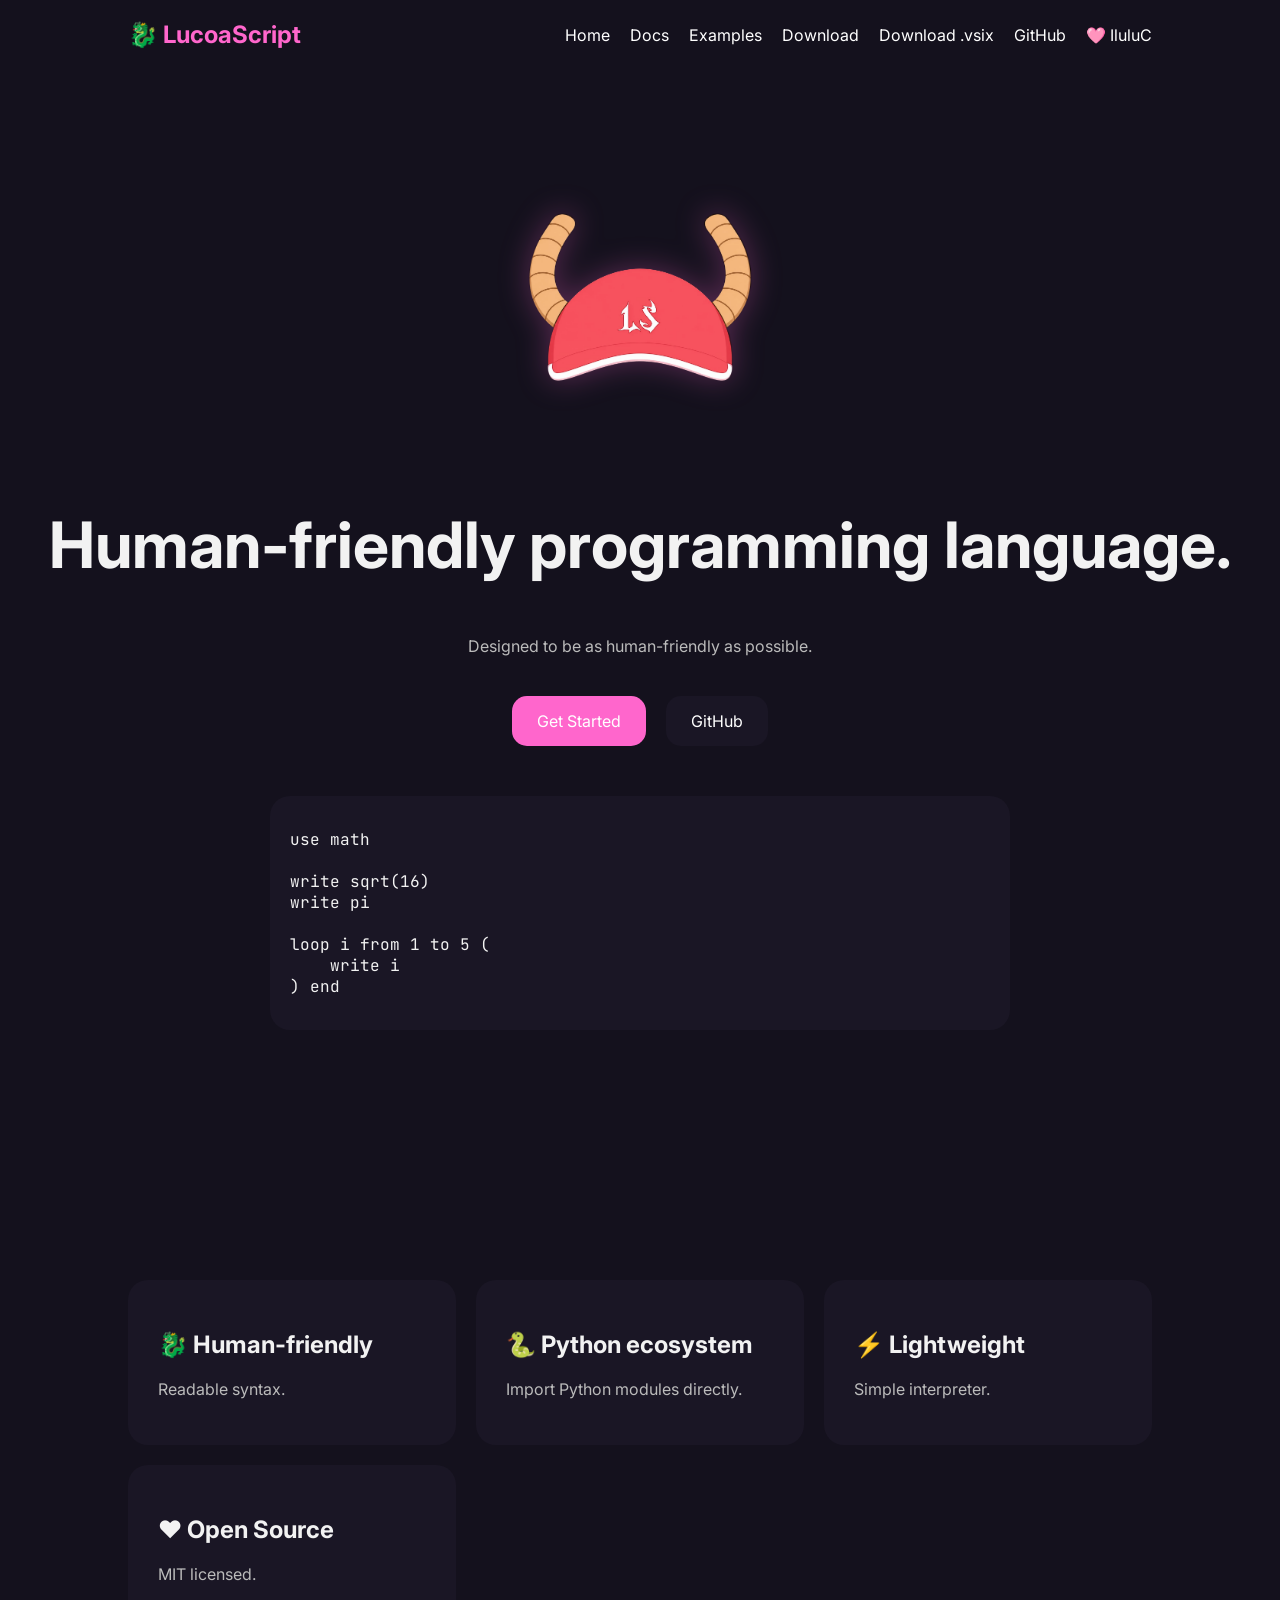
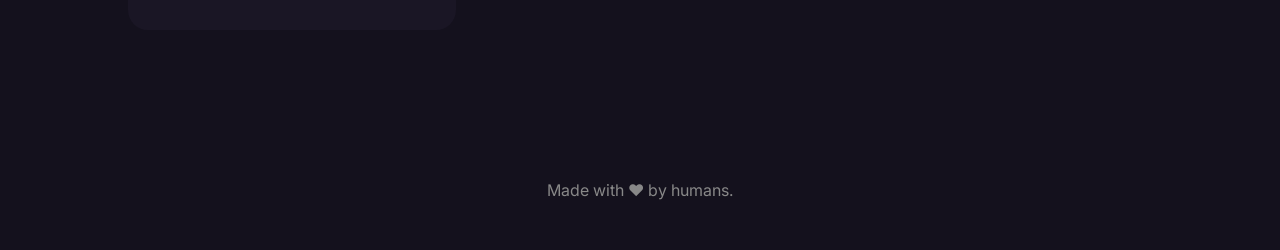
<file: index.html>
<!DOCTYPE html>
<html lang="en">

<head>
    <meta charset="UTF-8">
    <meta name="viewport" content="width=device-width, initial-scale=1.0">
    <title>LucoaScript</title>

    <link rel="stylesheet" href="style.css">
</head>

<body>

<header>

<div class="logo">
🐉 LucoaScript
</div>

<nav>

<a href="index.html">Home</a>

<a href="docs.html">Docs</a>

<a href="examples.html">Examples</a>

<a href="download.html">Download</a>

<a href="downloads/lucoascript-0.0.1.vsix" download>

Download .vsix

</a>

<a href="https://github.com/Dosanko-OS/lucoascript">
GitHub
</a>

<a href="iluluC/index.html">
    🩷 IluluC
</a>

</nav>

</header>


<section class="hero">

<img src="logo.png" class="hero-logo">

<h1>
Human-friendly programming language.
</h1>

<p>
Designed to be as human-friendly as possible.
</p>

<div class="buttons">

<a class="primary" href="download.html">
Get Started
</a>

<a class="secondary"
href="https://github.com/Dosanko-OS/lucoascript">

GitHub

</a>

</div>

<div class="code">

<pre><code>use math

write sqrt(16)
write pi

loop i from 1 to 5 (
    write i
) end
</code></pre>

</div>

</section>


<section class="features">

<div class="card">

<h2>🐉 Human-friendly</h2>

<p>
Readable syntax.
</p>

</div>

<div class="card">

<h2>🐍 Python ecosystem</h2>

<p>
Import Python modules directly.
</p>

</div>

<div class="card">

<h2>⚡ Lightweight</h2>

<p>
Simple interpreter.
</p>

</div>

<div class="card">

<h2>❤️ Open Source</h2>

<p>
MIT licensed.
</p>

</div>

</section>

<footer>

Made with ❤️ by humans.

</footer>

<script src="script.js"></script>

</body>
</html>
</file>
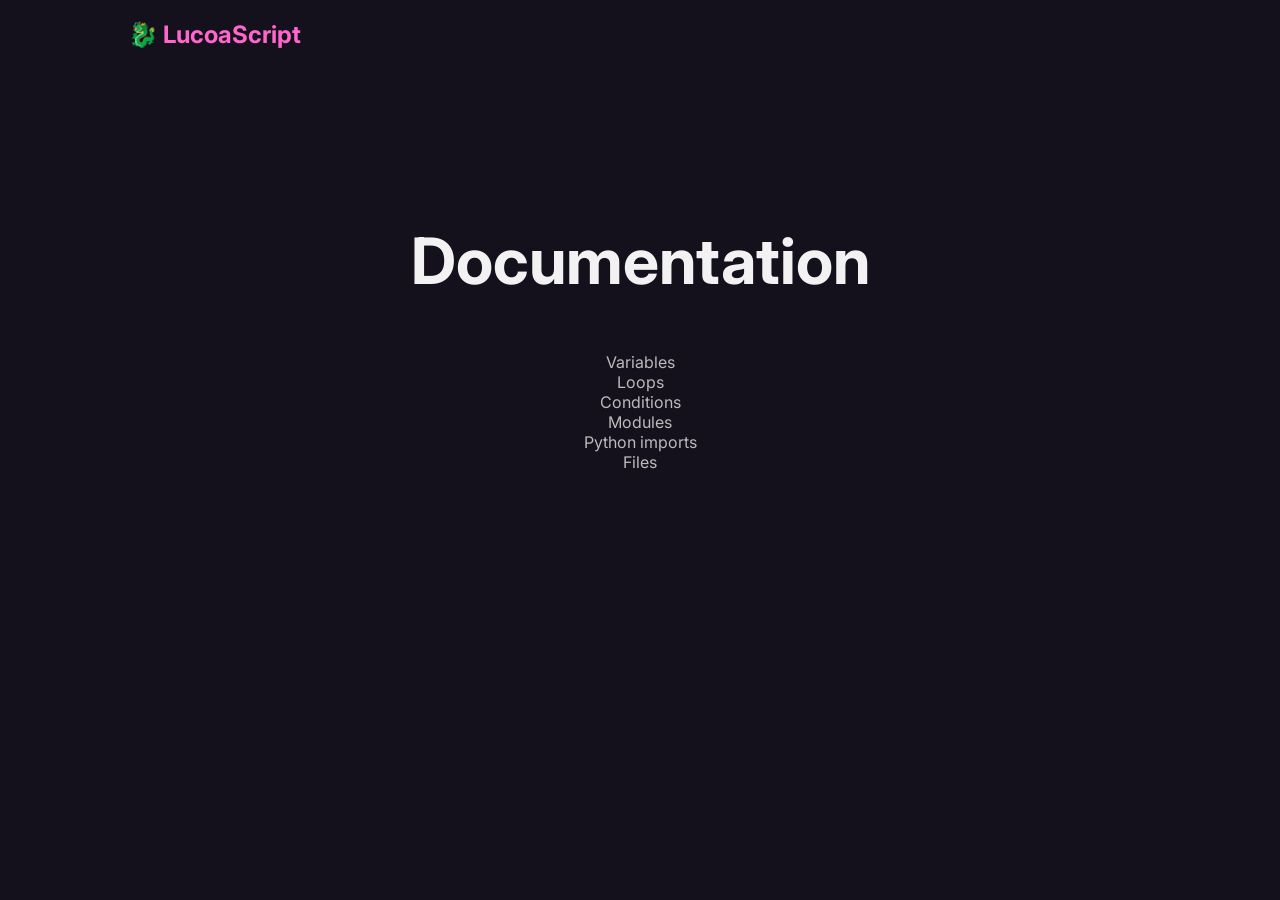
<file: docs.html>
<!DOCTYPE html>
<html>

<head>

<title>LucoaScript Docs</title>

<link rel="stylesheet" href="style.css">

</head>

<body>

<header>

<div class="logo">

🐉 LucoaScript

</div>

</header>

<section class="hero">

<h1>

Documentation

</h1>

<p>

Variables<br>
Loops<br>
Conditions<br>
Modules<br>
Python imports<br>
Files

</p>

</section>

</body>

</html>
</file>
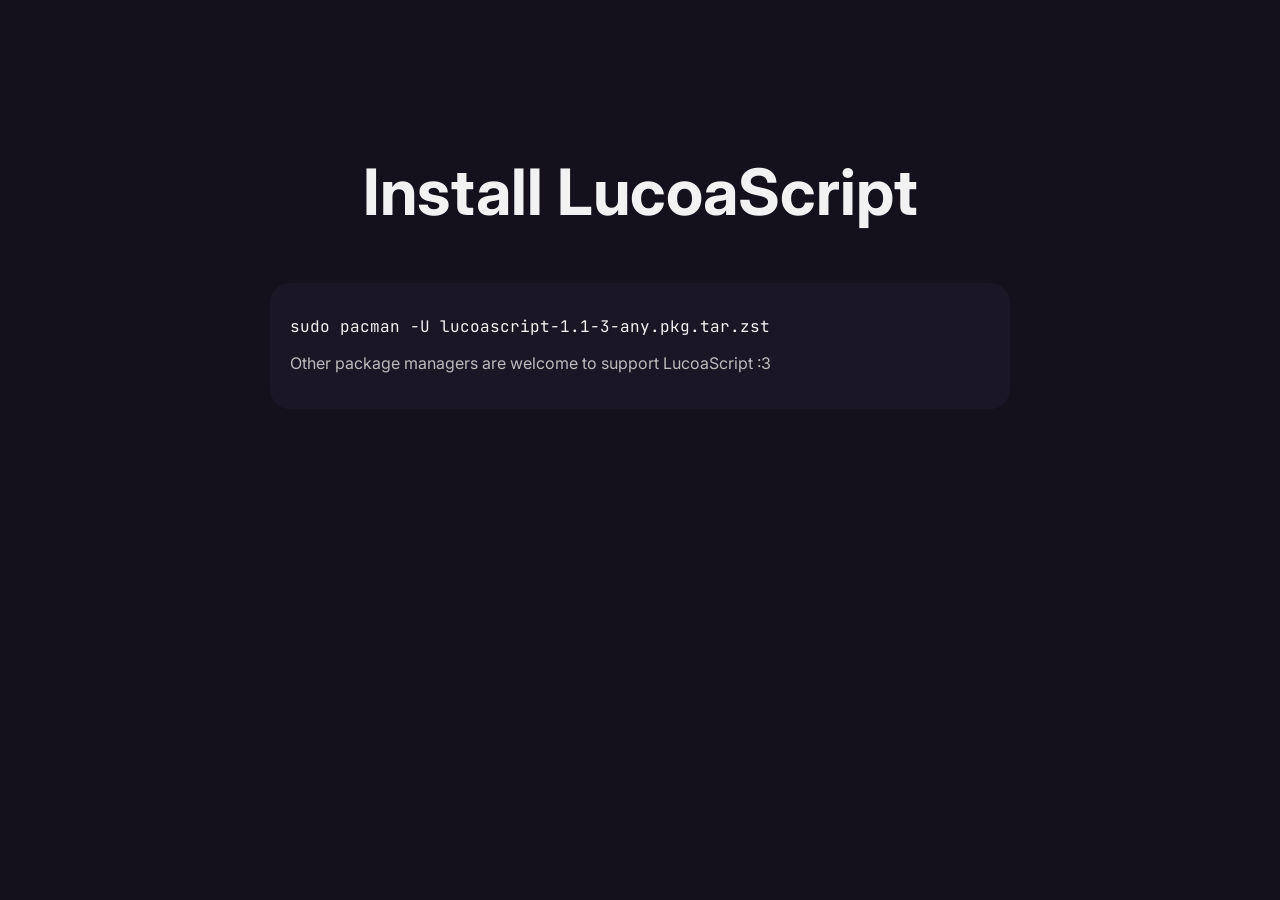
<file: download.html>
<!DOCTYPE html>
<html>

<head>

<title>Download</title>

<link rel="stylesheet" href="style.css">

</head>

<body>

<section class="hero">

<h1>

Install LucoaScript

</h1>

<div class="code">

<pre><code>sudo pacman -U lucoascript-1.1-3-any.pkg.tar.zst</code></pre>

<p>Other package managers are welcome to support LucoaScript :3</p>

</div>

</section>

</body>

</html>
</file>
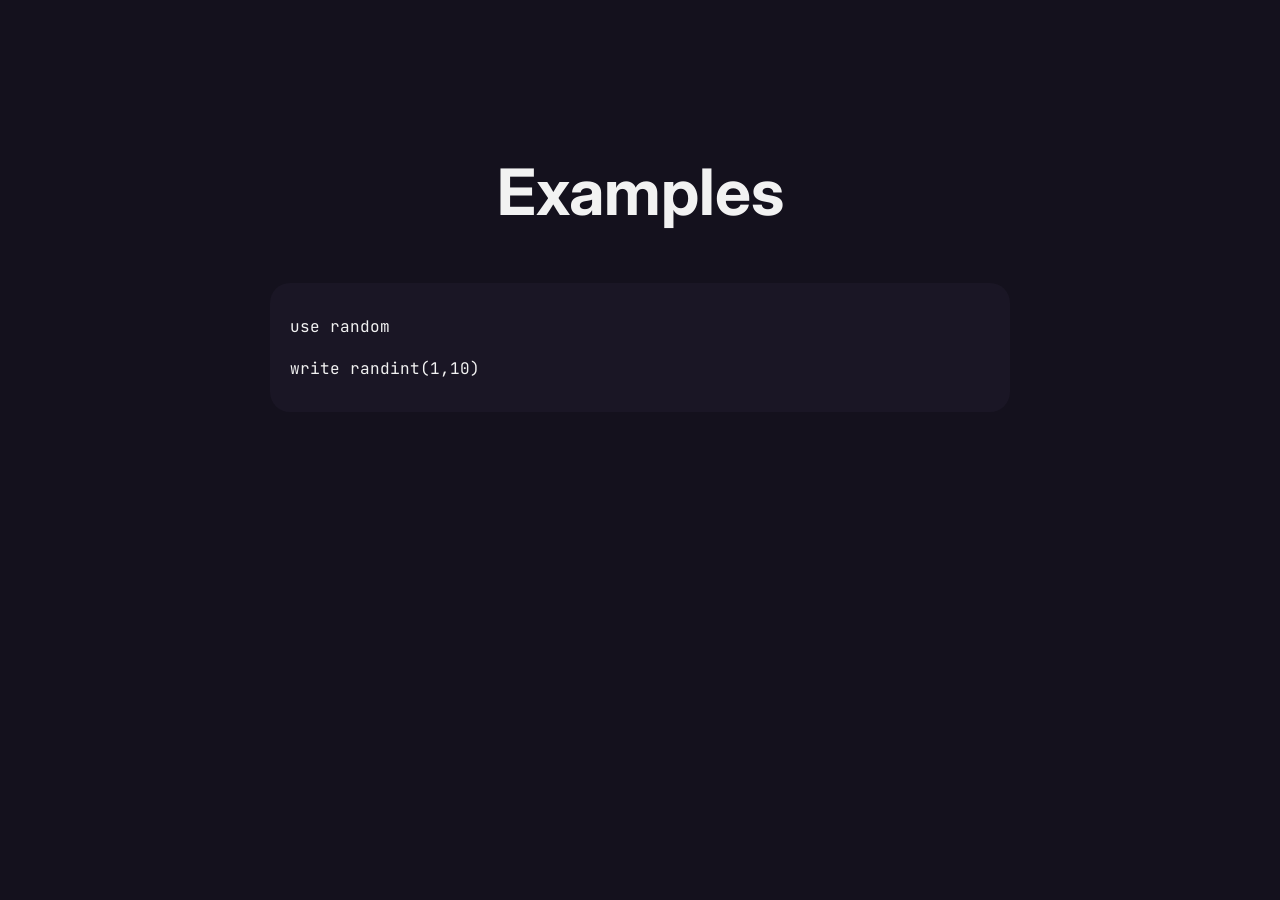
<file: examples.html>
<!DOCTYPE html>
<html>

<head>

<title>Examples</title>

<link rel="stylesheet" href="style.css">

</head>

<body>

<section class="hero">

<h1>

Examples

</h1>

<div class="code">

<pre><code>use random

write randint(1,10)</code></pre>

</div>

</section>

</body>

</html>
</file>
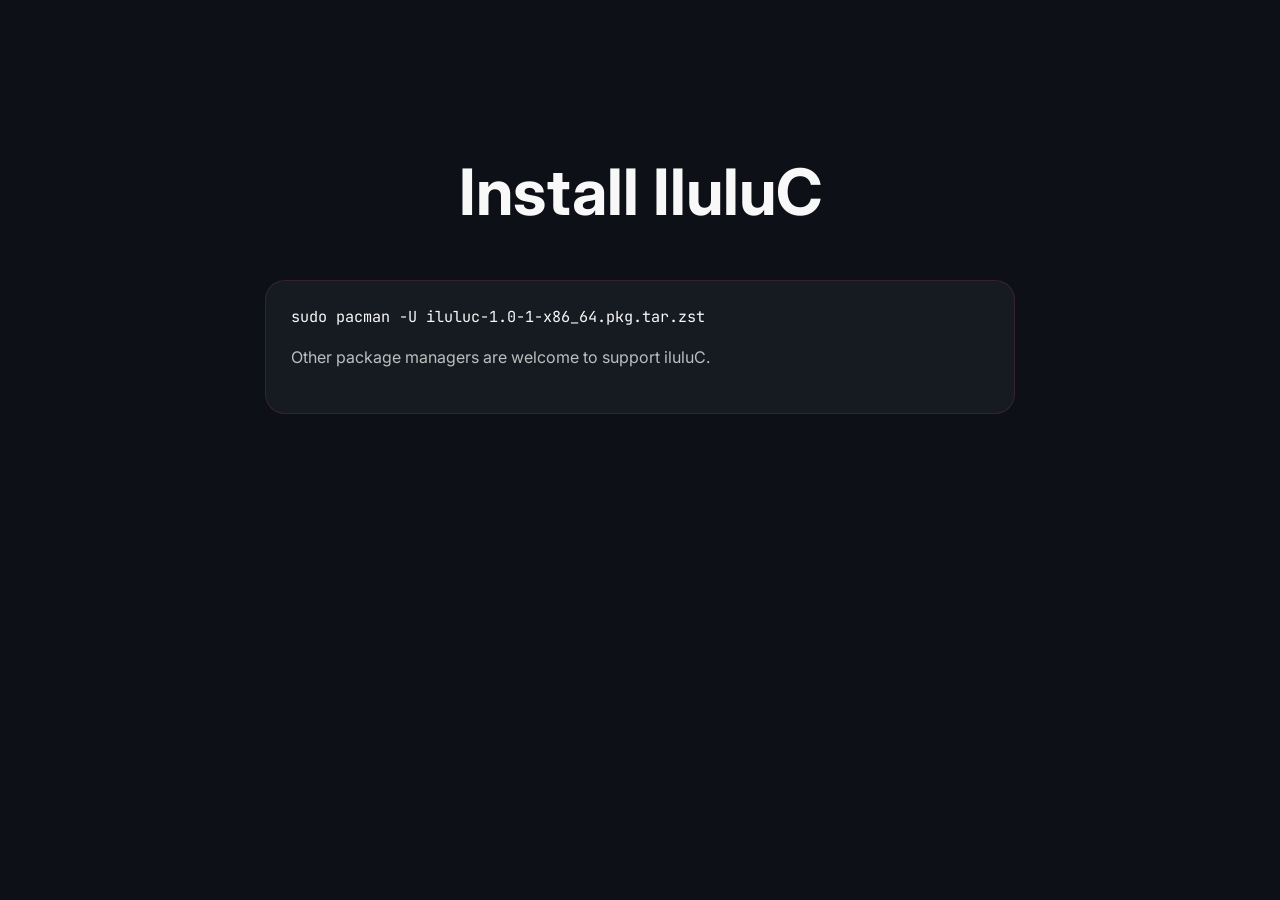
<file: iluluC/download.html>
<!DOCTYPE html>
<html>

<head>

<title>Download</title>

<link rel="stylesheet" href="style.css">

</head>

<body>

<section class="hero">

<h1>

Install IluluC

</h1>

<div class="code">

<pre><code>sudo pacman -U iluluc-1.0-1-x86_64.pkg.tar.zst</code></pre>

<p>Other package managers are welcome to support iluluC.</p>

</div>

</section>

</body>

</html>
</file>
<file: style.css>
@import url('https://fonts.googleapis.com/css2?family=Inter:wght@400;700&family=JetBrains+Mono&display=swap');

:root{

--background:#14111d;

--surface:#1a1625;

--primary:#ff66cc;

--secondary:#c678dd;

--text:#f2f2f2;

}

body{

background:var(--background);

color:var(--text);

font-family:Inter;

margin:0;

}

header{

display:flex;

justify-content:space-between;

padding:20px 10%;

align-items:center;

}

nav{

display:flex;

gap:20px;

}

nav a{

text-decoration:none;

color:white;

}

.logo{

font-size:1.5rem;

font-weight:bold;

color:#ff66cc;

}

.hero{

padding:100px 20px;

text-align:center;

}

h1{

font-size:4rem;

}

p{

color:#bbb;

}

.buttons{

display:flex;

justify-content:center;

gap:20px;

margin-top:40px;

}

.primary{

background:#ff66cc;

padding:15px 25px;

border-radius:15px;

text-decoration:none;

color:white;

}

.secondary{

background:#1a1625;

padding:15px 25px;

border-radius:15px;

text-decoration:none;

color:white;

}

.code{

max-width:700px;

margin:50px auto;

padding:20px;

background:var(--surface);

border-radius:20px;

text-align:left;

}

code{

font-family:"JetBrains Mono";

}

.features{

padding:100px 10%;

display:grid;

grid-template-columns:repeat(auto-fit,minmax(250px,1fr));

gap:20px;

}

.card{

background:var(--surface);

padding:30px;

border-radius:20px;

}

footer{

padding:50px;

text-align:center;

color:#888;

}

.hero-logo{
    width: 240px;

    margin-bottom: 40px;

    filter: drop-shadow(0 0 15px rgba(255,102,204,.3));
}
</file>
<file: iluluC/style.css>
@import url('https://fonts.googleapis.com/css2?family=Inter:wght@400;700&family=JetBrains+Mono&display=swap');

:root{

--background:#0d1117;

--surface:#161b22;

--primary:#ff4d6d;

--secondary:#ff7b9c;

--accent:#ffb3c1;

--text:#f8f8f8;

--muted:#bdbdbd;

}

*{

box-sizing:border-box;

}

body{

background:var(--background);

color:var(--text);

font-family:Inter,sans-serif;

margin:0;

}

header{

display:flex;

justify-content:space-between;

align-items:center;

padding:20px 10%;

}

nav{

display:flex;

gap:20px;

flex-wrap:wrap;

}

nav a{

text-decoration:none;

color:white;

transition:.2s;

}

nav a:hover{

color:var(--primary);

}

.logo{

font-size:1.6rem;

font-weight:bold;

color:var(--primary);

}

.hero{

padding:100px 20px;

text-align:center;

}

.hero-logo{

width:260px;

margin-bottom:40px;

filter:drop-shadow(0 0 25px rgba(255,77,109,.4));

}

h1{

font-size:4rem;

margin-bottom:20px;

}

h2{

margin-top:0;

}

p{

color:var(--muted);

line-height:1.8;

}

.buttons{

display:flex;

justify-content:center;

gap:20px;

margin-top:40px;

flex-wrap:wrap;

}

.primary{

background:linear-gradient(
45deg,
var(--primary),
var(--secondary)
);

padding:15px 25px;

border-radius:15px;

text-decoration:none;

color:white;

font-weight:bold;

transition:.2s;

}

.primary:hover{

transform:translateY(-3px);

}

.secondary{

background:var(--surface);

padding:15px 25px;

border-radius:15px;

text-decoration:none;

color:white;

transition:.2s;

}

.secondary:hover{

transform:translateY(-3px);

}

.code{

max-width:750px;

margin:50px auto;

padding:25px;

background:var(--surface);

border-radius:20px;

text-align:left;

overflow:auto;

border:1px solid rgba(255,77,109,.15);

}

code{

font-family:"JetBrains Mono",monospace;

font-size:.95rem;

}

pre{

margin:0;

}

.features{

padding:100px 10%;

display:grid;

grid-template-columns:repeat(
auto-fit,
minmax(250px,1fr)
);

gap:20px;

}

.card{

background:var(--surface);

padding:30px;

border-radius:20px;

border:1px solid rgba(255,77,109,.15);

transition:.2s;

}

.card:hover{

transform:translateY(-5px);

border-color:var(--primary);

}

footer{

padding:50px;

text-align:center;

color:#888;

}

::-webkit-scrollbar{

width:10px;

}

::-webkit-scrollbar-track{

background:var(--background);

}

::-webkit-scrollbar-thumb{

background:var(--primary);

border-radius:999px;

}

::selection{

background:var(--primary);

color:white;

}

@media(max-width:900px){

header{

flex-direction:column;

gap:20px;

}

h1{

font-size:2.7rem;

}

.hero-logo{

width:200px;

}

}

@media(max-width:600px){

.buttons{

flex-direction:column;

}

nav{

justify-content:center;

}

}
</file>
